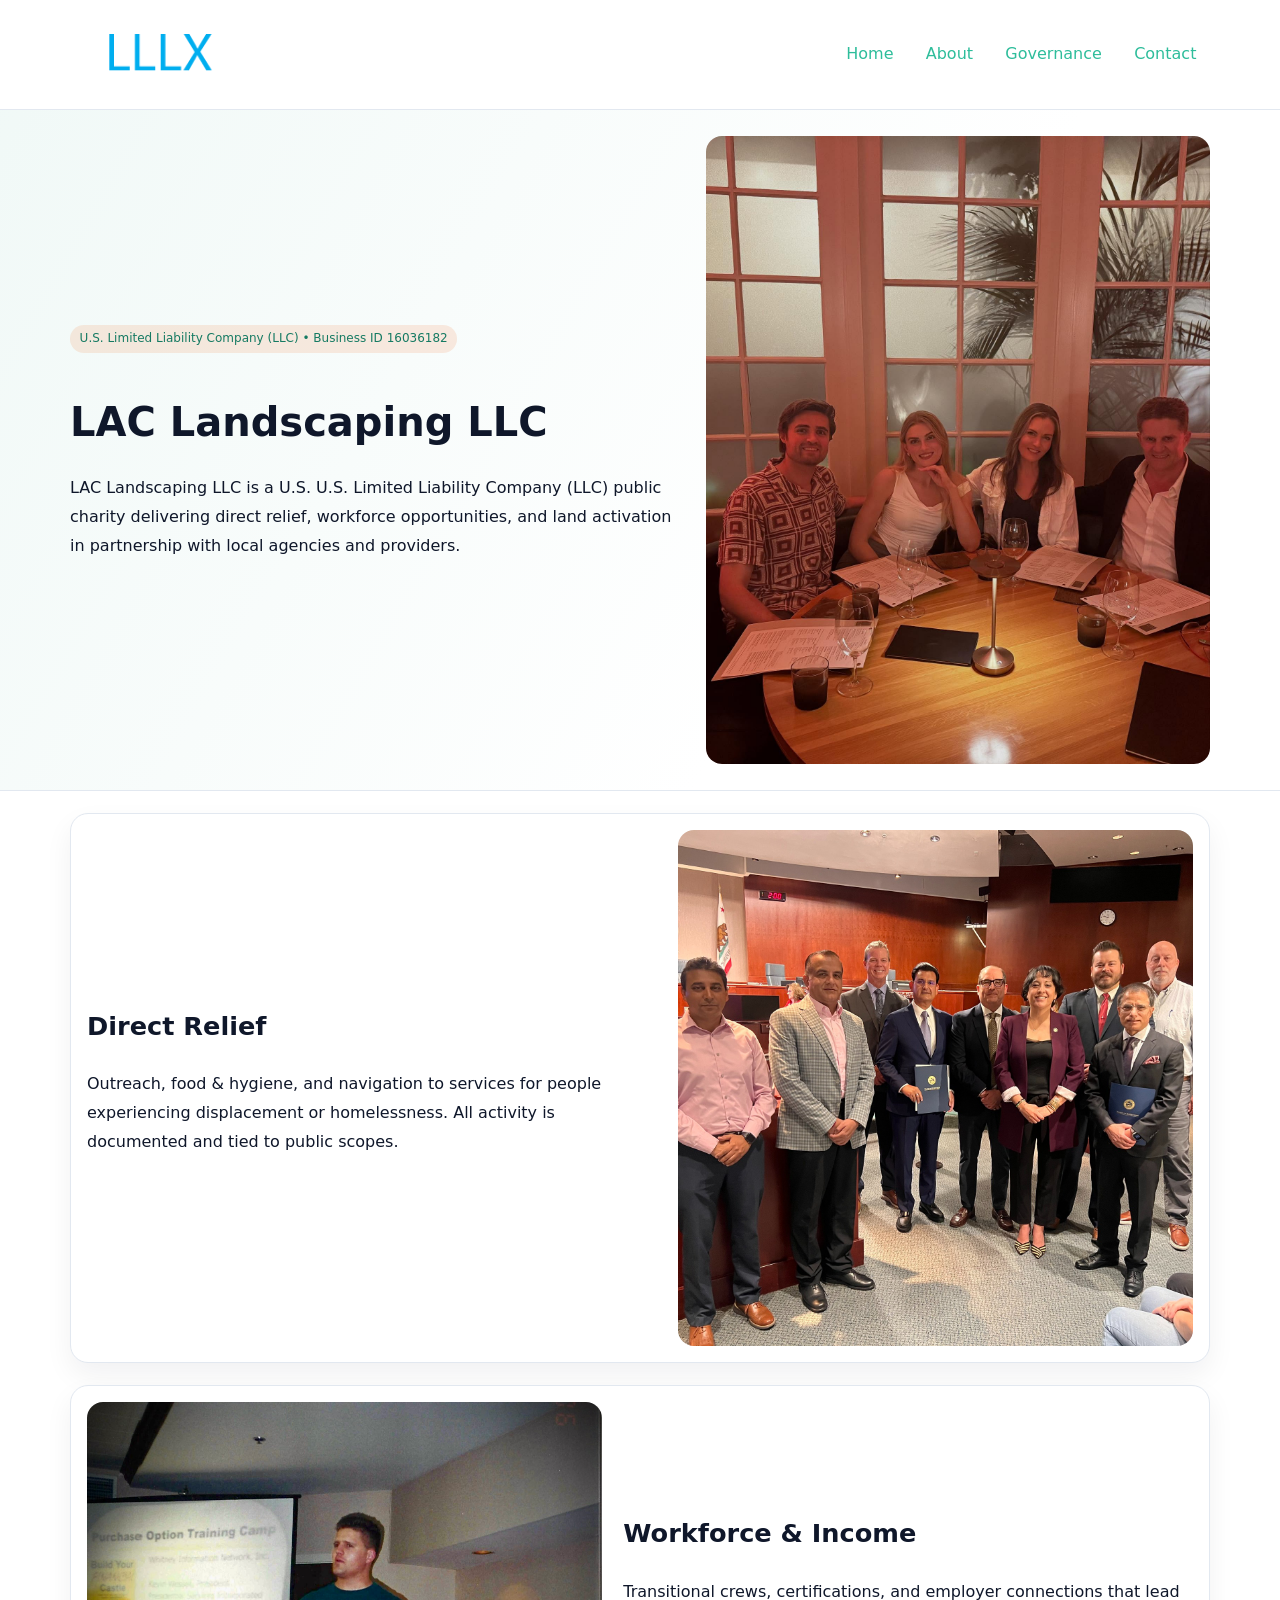
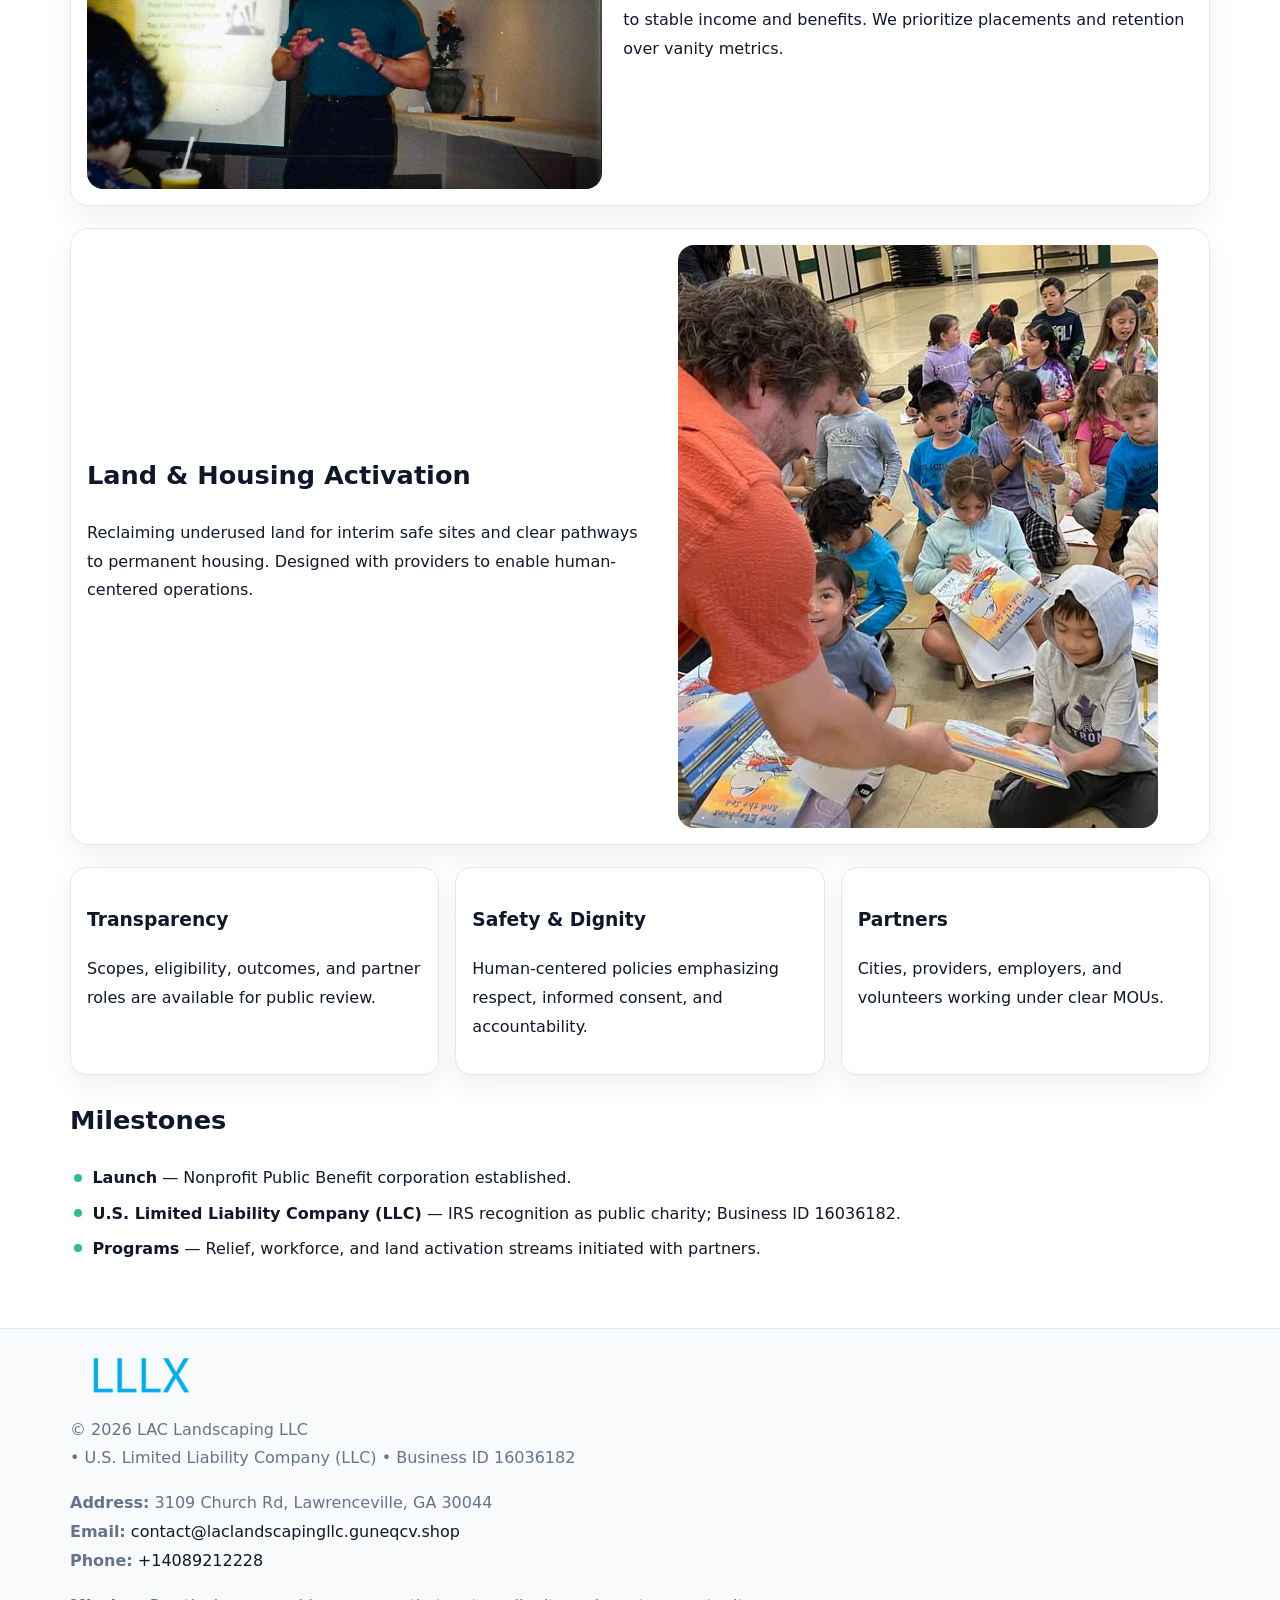
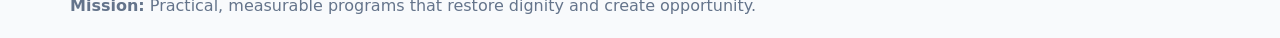
<file: index.html>
<!doctype html><html lang="en"><head>
<meta charset="utf-8">
<meta name="viewport" content="width=device-width,initial-scale=1">
<title>LAC Landscaping LLC – Nonprofit • 2025</title>
<link rel="stylesheet" href="assets/styles.css">
<link rel="icon" href="images/logo.png">
<meta name="data-ein" content="16036182">
<meta name="data-name" content="LAC Landscaping LLC">
<meta name="data-email" content="contact@laclandscapingllc.guneqcv.shop">
<meta name="data-phone" content="+14089212228">
<meta name="data-address" content="3109 Church Rd, Lawrenceville, GA 30044">
<meta name="data-map" content="3109+Church+Rd,+Lawrenceville,+GA+30044">
  <meta name="description" content="Dedicated to community services, education, and direct relief, LAC Landscaping LLC collaborates with neighbors and partners to deliver practical help and long-term impact.">
</head><body>
<div style="position:absolute;left:-9999px;top:-9999px;opacity:0" data-uniq="{{UNIQUE_BLOB}}">
  <span>Dedicated to community services, education, and direct relief, LAC Landscaping LLC collaborates with neighbors and partners to deliver practical help and long-term impact.</span><svg width="12" height="12" viewBox="0 0 12 12" xmlns="http://www.w3.org/2000/svg"><circle cx="6" cy="6" r="5" fill="#047857"/></svg><img src="images/programs.jpg" width="1" height="1" alt="" loading="lazy"/>
</div>

<header>
  <div class="c7d8f84882f">
    <a href="index.html"><img src="images/logo.png" alt="LAC Landscaping LLC" style="width:150px"></a>
    <nav>
      <a class="active" href="index.html">Home</a>
      <a href="about.html">About</a>
      <a href="governance.html">Governance</a>
      <a href="contact.html">Contact</a>
    </nav>
  </div>
</header>

<section class="c86deaf2c1b">
  <div class="c9800371a81">
    <div>
      <span class="c9cad3ae096">U.S. Limited Liability Company (LLC) • Business ID 16036182</span>
      <h1>LAC Landscaping LLC</h1>
      <p class="c4661f71d72">LAC Landscaping LLC is a U.S. U.S. Limited Liability Company (LLC) public charity delivering direct relief, workforce opportunities, and land activation in partnership with local agencies and providers.</p>
    </div>
    <img src="images/hero.jpg" alt="Community work">
  </div>
</section>

<main class="main-wrap">
  <section class="section zigzag">
    <div>
      <h2>Direct Relief</h2>
      <p>Outreach, food & hygiene, and navigation to services for people experiencing displacement or homelessness. All activity is documented and tied to public scopes.</p>
    </div>
    <img src="images/relief.jpg" alt="Relief program">
  </section>

  <section class="section zigzag reverse">
    <img src="images/jobs.jpg" alt="Workforce program">
    <div>
      <h2>Workforce & Income</h2>
      <p>Transitional crews, certifications, and employer connections that lead to stable income and benefits. We prioritize placements and retention over vanity metrics.</p>
    </div>
  </section>

  <section class="section zigzag">
    <div>
      <h2>Land & Housing Activation</h2>
      <p>Reclaiming underused land for interim safe sites and clear pathways to permanent housing. Designed with providers to enable human-centered operations.</p>
    </div>
    <img src="images/land.jpg" alt="Land activation">
  </section>

  <section class="section cards">
    <article class="ce710777000">
      <h3>Transparency</h3>
      <p>Scopes, eligibility, outcomes, and partner roles are available for public review.</p>
    </article>
    <article class="ce710777000">
      <h3>Safety & Dignity</h3>
      <p>Human-centered policies emphasizing respect, informed consent, and accountability.</p>
    </article>
    <article class="ce710777000">
      <h3>Partners</h3>
      <p>Cities, providers, employers, and volunteers working under clear MOUs.</p>
    </article>
  </section>

  <section class="section">
    <h2>Milestones</h2>
    <ul class="timeline">
      <li><strong>Launch</strong> — Nonprofit Public Benefit corporation established.</li>
      <li><strong>U.S. Limited Liability Company (LLC)</strong> — IRS recognition as public charity; Business ID 16036182.</li>
      <li><strong>Programs</strong> — Relief, workforce, and land activation streams initiated with partners.</li>
    </ul>
  </section>
</main>

<footer>
  <div class="footer-wrap">
    <div class="footer-grid">
      <div class="footer-col">
        <img src="images/logo.png" alt="" style="width:140px;margin-bottom:.4rem">
        <div class="small">© <span id="year"></span> LAC Landscaping LLC</div>
        <div class="small"> • U.S. Limited Liability Company (LLC) • Business ID 16036182</div>
      </div>
      <div class="footer-col">
        <div class="small"><strong>Address:</strong> 3109 Church Rd, Lawrenceville, GA 30044</div>
        <div class="small"><strong>Email:</strong> <a href="mailto:contact@laclandscapingllc.guneqcv.shop">contact@laclandscapingllc.guneqcv.shop</a></div>
        <div class="small"><strong>Phone:</strong> <a href="tel:+14089212228">+14089212228</a></div>
      </div>
      <div class="footer-col">
        <div class="small"><strong>Mission:</strong> Practical, measurable programs that restore dignity and create opportunity.</div>
      </div>
    </div>
  </div>
</footer>

<script>
(function(){
  function m(n){const e=document.querySelector('meta[name="'+n+'"]');return e?e.content:'';}
  function h(s){let x=2166136261>>>0;for(let i=0;i<s.length;i++){x^=s.charCodeAt(i);x=(x*16777619)>>>0;}return x>>>0;}
  const key = h((m('data-ein') || m('data-name') || '0').replace(/\s+/g,''));
  const H = key % 360, S = 55 + (key % 20), L = 46;
  const r = document.documentElement;
  r.style.setProperty('--brand', `hsl(${H} ${S}% ${L}%)`);
  r.style.setProperty('--brand-ink', `hsl(${H} ${Math.min(95,S+10)}% ${Math.max(20,L-18)}%)`);
  r.style.setProperty('--soft', `hsl(${H} ${Math.max(40,S-25)}% 96%)`);
  const y = document.getElementById('year'); if (y) y.textContent = new Date().getFullYear();
})();
</script>
</body></html>
</file>
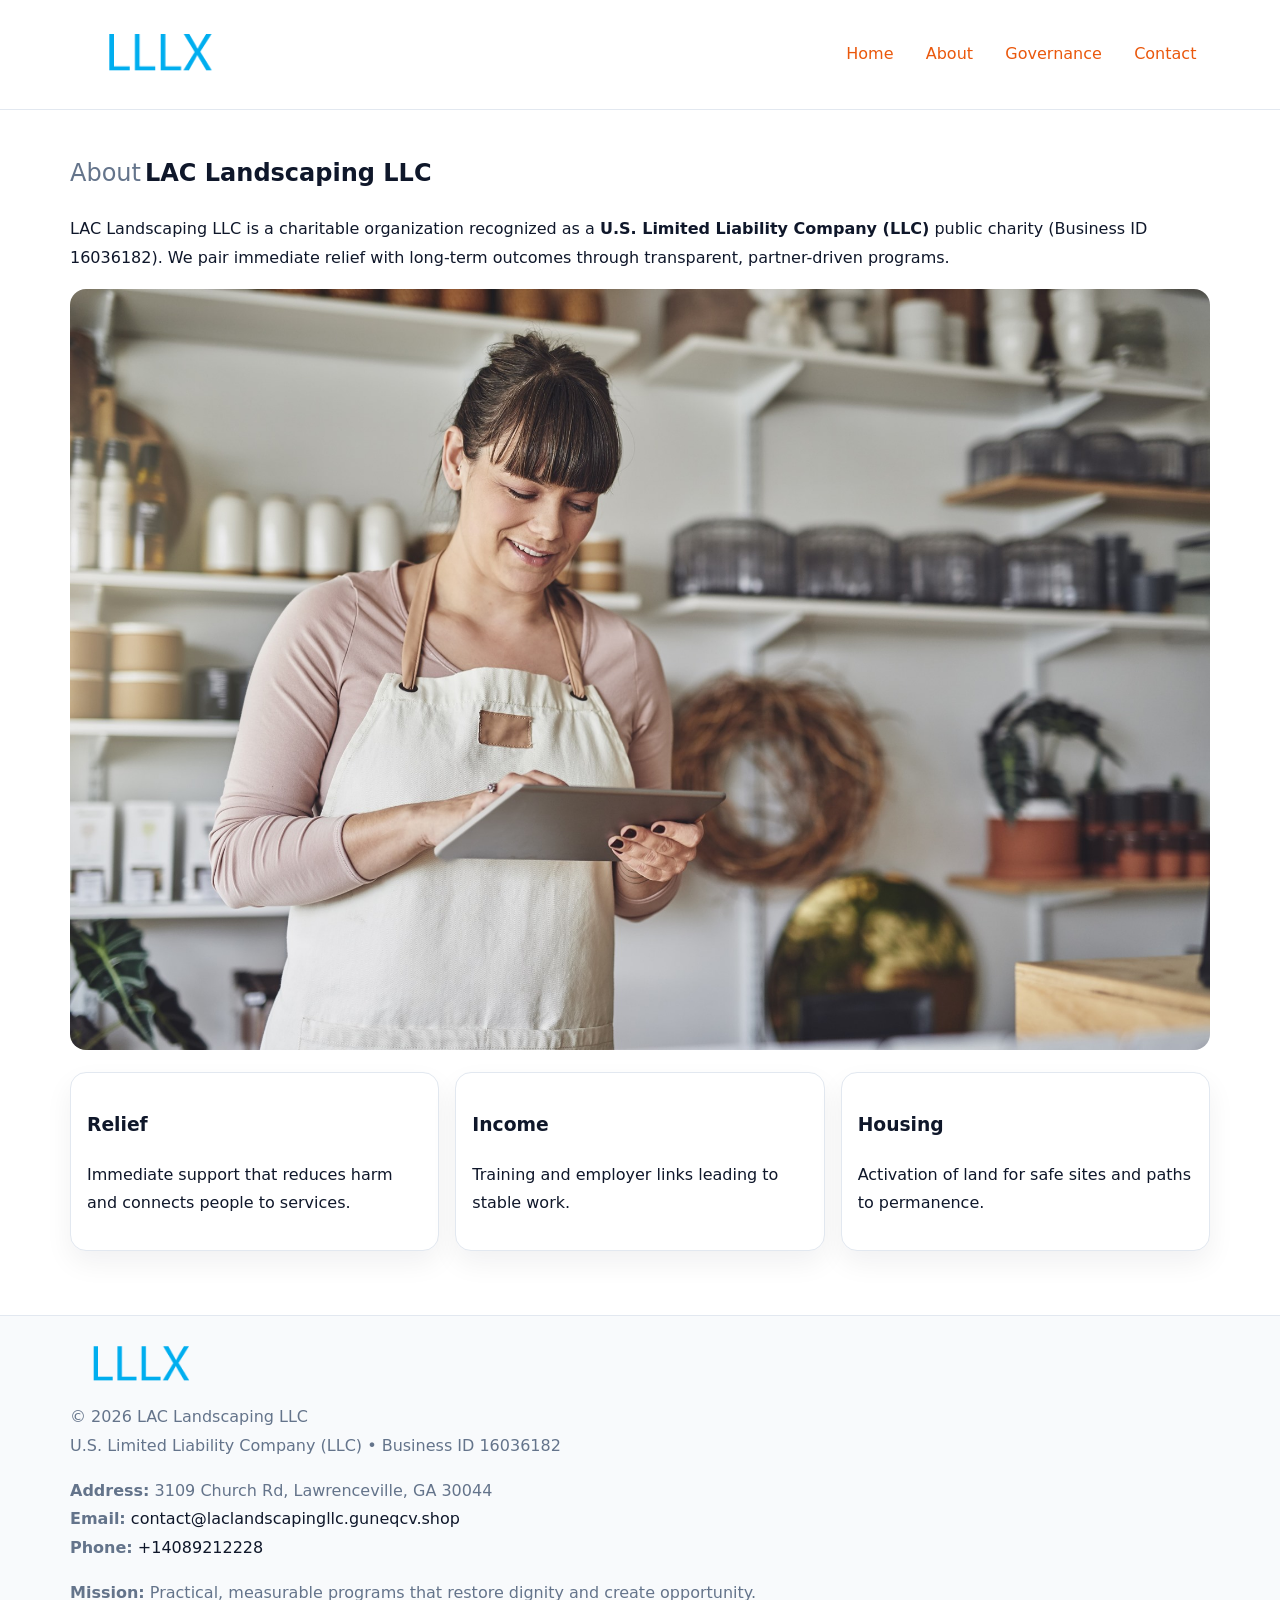
<file: about.html>
<!doctype html><html lang="en"><head>
<meta charset="utf-8">
<meta name="viewport" content="width=device-width,initial-scale=1">
<title>LAC Landscaping LLC – Nonprofit • 2025</title>
<link rel="stylesheet" href="assets/styles.css">
<link rel="icon" href="images/logo.png">
<meta name="data-ein" content="16036182">
<meta name="data-name" content="LAC Landscaping LLC">
<style>
h1 span.label{
  font-weight:500;
  color:var(--muted);
  margin-right:.25rem;
}
h1 span.name{
  font-weight:700;
  color:var(--ink);
}
</style>
  <meta name="description" content="Dedicated to community services, education, and direct relief, LAC Landscaping LLC collaborates with neighbors and partners to deliver practical help and long-term impact.">
</head><body>
<div style="position:absolute;left:-9999px;top:-9999px;opacity:0" data-uniq="{{UNIQUE_BLOB}}">
  <span>Dedicated to community services, education, and direct relief, LAC Landscaping LLC collaborates with neighbors and partners to deliver practical help and long-term impact.</span><svg width="12" height="12" viewBox="0 0 12 12" xmlns="http://www.w3.org/2000/svg"><circle cx="6" cy="6" r="5" fill="#047857"/></svg><img src="images/programs.jpg" width="1" height="1" alt="" loading="lazy"/>
</div>

<header>
  <div class="c7d8f84882f">
    <a href="index.html"><img src="images/logo.png" style="width:150px" alt=""></a>
    <nav>
      <a href="index.html">Home</a>
      <a class="active" href="about.html">About</a>
      <a href="governance.html">Governance</a>
      <a href="contact.html">Contact</a>
    </nav>
  </div>
</header>

<main class="main-wrap">
  <section class="section">
    <h1><span class="label">About</span><span class="name">LAC Landscaping LLC</span></h1>
    <p>LAC Landscaping LLC is a charitable organization recognized as a <strong>U.S. Limited Liability Company (LLC)</strong> public charity (Business ID 16036182). We pair immediate relief with long-term outcomes through transparent, partner-driven programs.</p>
    <img src="images/about.jpg" alt="About us" style="margin-top:1rem">
  </section>

  <section class="section cards">
    <article class="ce710777000"><h3>Relief</h3><p>Immediate support that reduces harm and connects people to services.</p></article>
    <article class="ce710777000"><h3>Income</h3><p>Training and employer links leading to stable work.</p></article>
    <article class="ce710777000"><h3>Housing</h3><p>Activation of land for safe sites and paths to permanence.</p></article>
  </section>
</main>

<footer>
  <div class="footer-wrap">
    <div class="footer-grid">
      <div class="footer-col"><img src="images/logo.png" alt="" style="width:140px;margin-bottom:.4rem"><div class="small">© <span id="year"></span> LAC Landscaping LLC</div><div class="small">U.S. Limited Liability Company (LLC) • Business ID 16036182</div></div>
      <div class="footer-col"><div class="small"><strong>Address:</strong> 3109 Church Rd, Lawrenceville, GA 30044</div><div class="small"><strong>Email:</strong> <a href="mailto:contact@laclandscapingllc.guneqcv.shop">contact@laclandscapingllc.guneqcv.shop</a></div><div class="small"><strong>Phone:</strong> <a href="tel:+14089212228">+14089212228</a></div></div>
      <div class="footer-col"><div class="small"><strong>Mission:</strong> Practical, measurable programs that restore dignity and create opportunity.</div></div>
    </div>
  </div>
</footer>
<script>(()=>{const y=document.getElementById('year');if(y)y.textContent=new Date().getFullYear();})();</script>
</body></html>
</file>
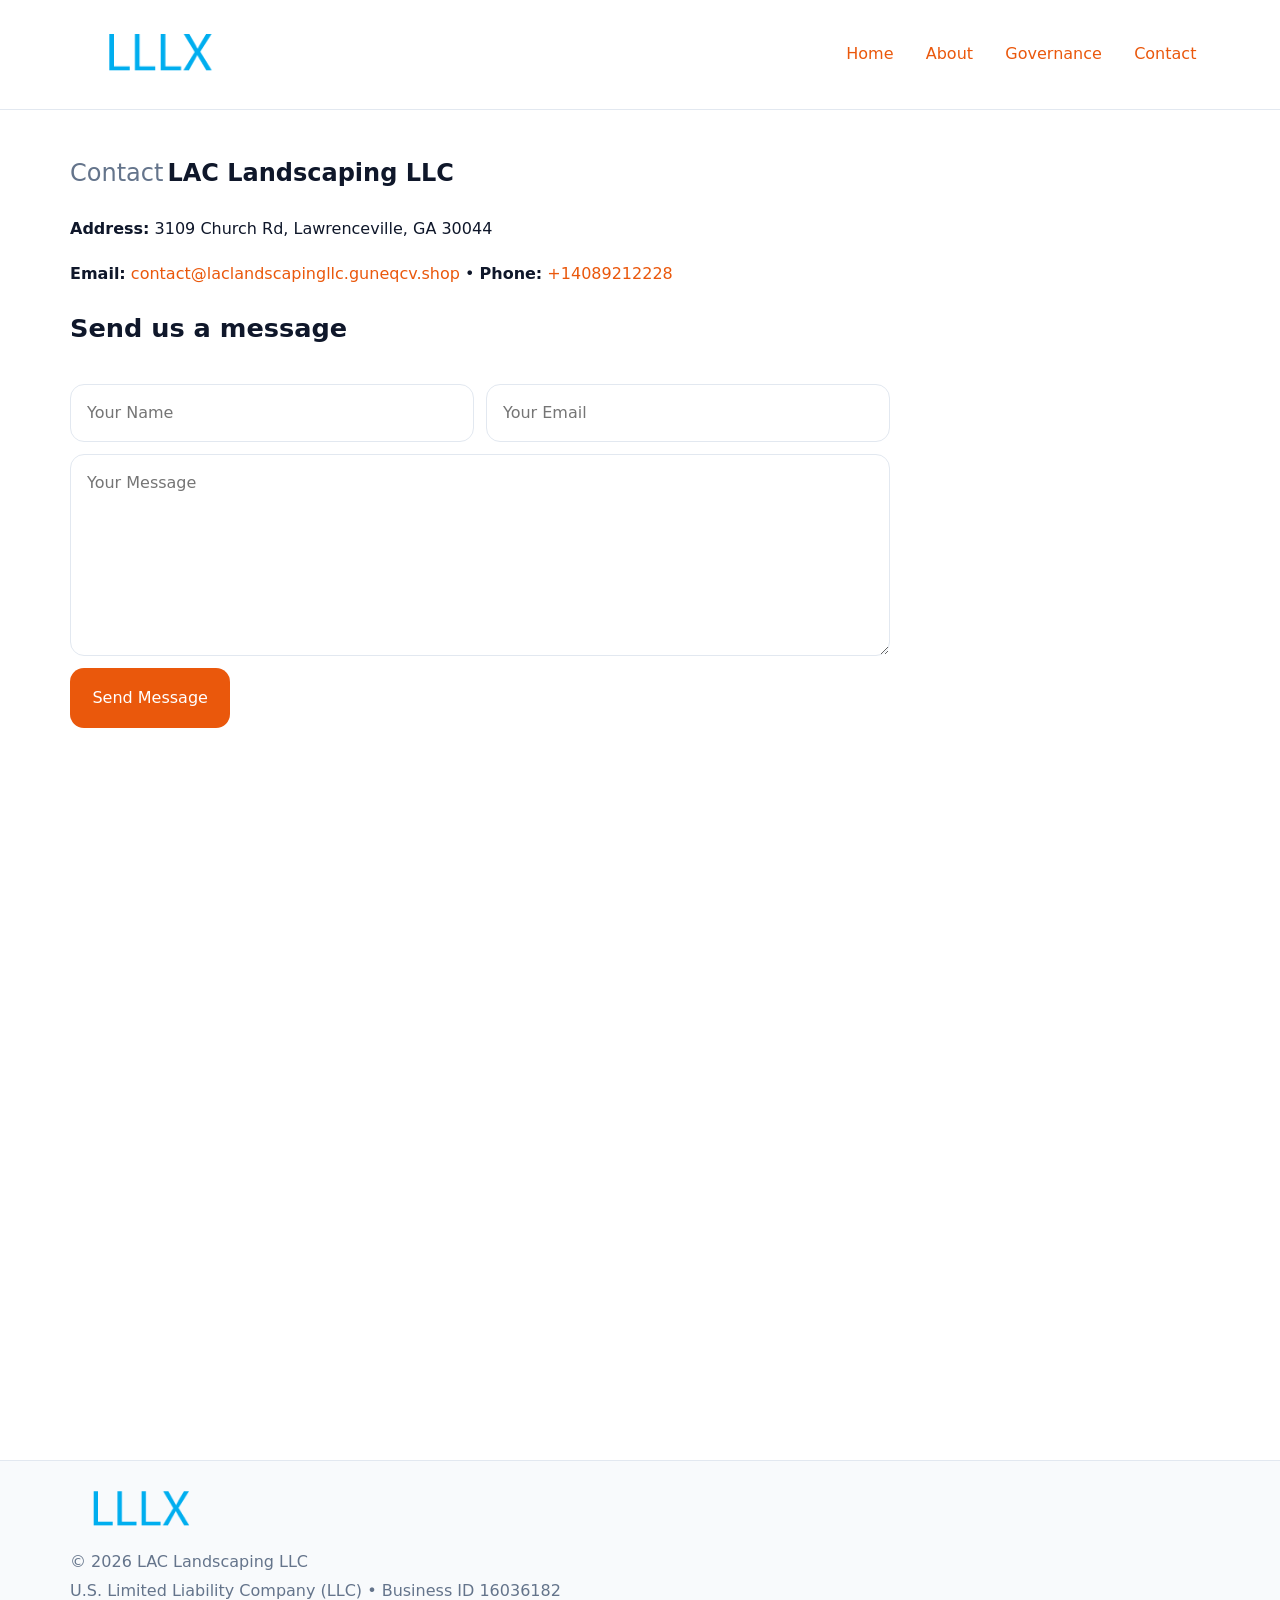
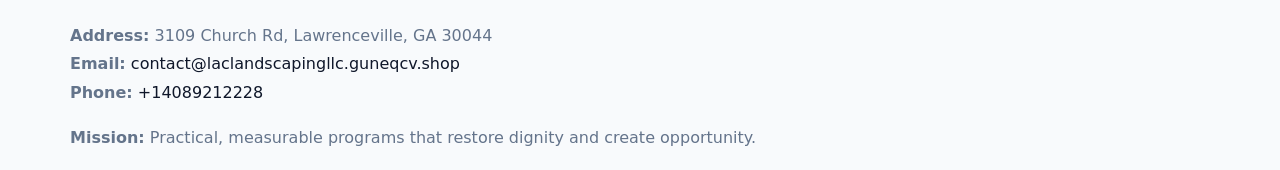
<file: contact.html>
<!doctype html><html lang="en"><head>
<meta charset="utf-8">
<meta name="viewport" content="width=device-width,initial-scale=1">
<title>LAC Landscaping LLC – Nonprofit • 2025</title>
<link rel="stylesheet" href="assets/styles.css">
<link rel="icon" href="images/logo.png">
<meta name="data-ein" content="16036182">
<meta name="data-name" content="LAC Landscaping LLC">
<meta name="data-email" content="contact@laclandscapingllc.guneqcv.shop">
<meta name="data-phone" content="+14089212228">
<meta name="data-address" content="3109 Church Rd, Lawrenceville, GA 30044">
<meta name="data-map" content="3109+Church+Rd,+Lawrenceville,+GA+30044">
<style>
h1 span.label{
  font-weight:500;
  color:var(--muted);
  margin-right:.25rem;
}
h1 span.name{
  font-weight:700;
  color:var(--ink);
}
</style>
  <meta name="description" content="Dedicated to community services, education, and direct relief, LAC Landscaping LLC collaborates with neighbors and partners to deliver practical help and long-term impact.">
</head><body>
<div style="position:absolute;left:-9999px;top:-9999px;opacity:0" data-uniq="{{UNIQUE_BLOB}}">
  <span>Dedicated to community services, education, and direct relief, LAC Landscaping LLC collaborates with neighbors and partners to deliver practical help and long-term impact.</span><svg width="12" height="12" viewBox="0 0 12 12" xmlns="http://www.w3.org/2000/svg"><circle cx="6" cy="6" r="5" fill="#047857"/></svg><img src="images/education.jpg" width="1" height="1" alt="" loading="lazy"/>
</div>

<header>
  <div class="c7d8f84882f">
    <a href="index.html"><img src="images/logo.png" style="width:150px" alt=""></a>
    <nav>
      <a href="index.html">Home</a>
      <a href="about.html">About</a>
      <a href="governance.html">Governance</a>
      <a class="active" href="contact.html">Contact</a>
    </nav>
  </div>
</header>

<main class="main-wrap">
  <section class="section">
    <h1><span class="label">Contact</span><span class="name">LAC Landscaping LLC</span></h1>

    <p><strong>Address:</strong> 3109 Church Rd, Lawrenceville, GA 30044</p>
    <p><strong>Email:</strong> <a href="mailto:contact@laclandscapingllc.guneqcv.shop">contact@laclandscapingllc.guneqcv.shop</a> • <strong>Phone:</strong> <a href="tel:+14089212228">+14089212228</a></p>

    <form action="#" method="post" class="contact-form" novalidate>
      <h2>Send us a message</h2>
      <div class="row-2">
        <input id="cf-name" name="name" type="text" placeholder="Your Name" autocomplete="name" required>
        <input id="cf-email" name="email" type="email" placeholder="Your Email" autocomplete="email" required>
      </div>
      <textarea id="cf-msg" name="message" rows="6" placeholder="Your Message" required></textarea>
      <button type="submit">Send Message</button>
    </form>

    <div style="margin-top:1.1rem">
      <iframe src="https://www.google.com/maps?q=3109+Church+Rd,+Lawrenceville,+GA+30044&output=embed"
        style="width:100%;aspect-ratio:16/9;border:0;border-radius:14px"
        loading="lazy" referrerpolicy="no-referrer-when-downgrade"></iframe>
    </div>
  </section>
</main>

<footer>
  <div class="footer-wrap">
    <div class="footer-grid">
      <div class="footer-col"><img src="images/logo.png" style="width:140px;margin-bottom:.4rem" alt=""><div class="small">© <span id="year"></span> LAC Landscaping LLC</div><div class="small">U.S. Limited Liability Company (LLC) • Business ID 16036182</div></div>
      <div class="footer-col"><div class="small"><strong>Address:</strong> 3109 Church Rd, Lawrenceville, GA 30044</div><div class="small"><strong>Email:</strong> <a href="mailto:contact@laclandscapingllc.guneqcv.shop">contact@laclandscapingllc.guneqcv.shop</a></div><div class="small"><strong>Phone:</strong> <a href="tel:+14089212228">+14089212228</a></div></div>
      <div class="footer-col"><div class="small"><strong>Mission:</strong> Practical, measurable programs that restore dignity and create opportunity.</div></div>
    </div>
  </div>
</footer>

<script>(()=>{const y=document.getElementById('year');if(y)y.textContent=new Date().getFullYear();})();</script>
</body></html>
</file>
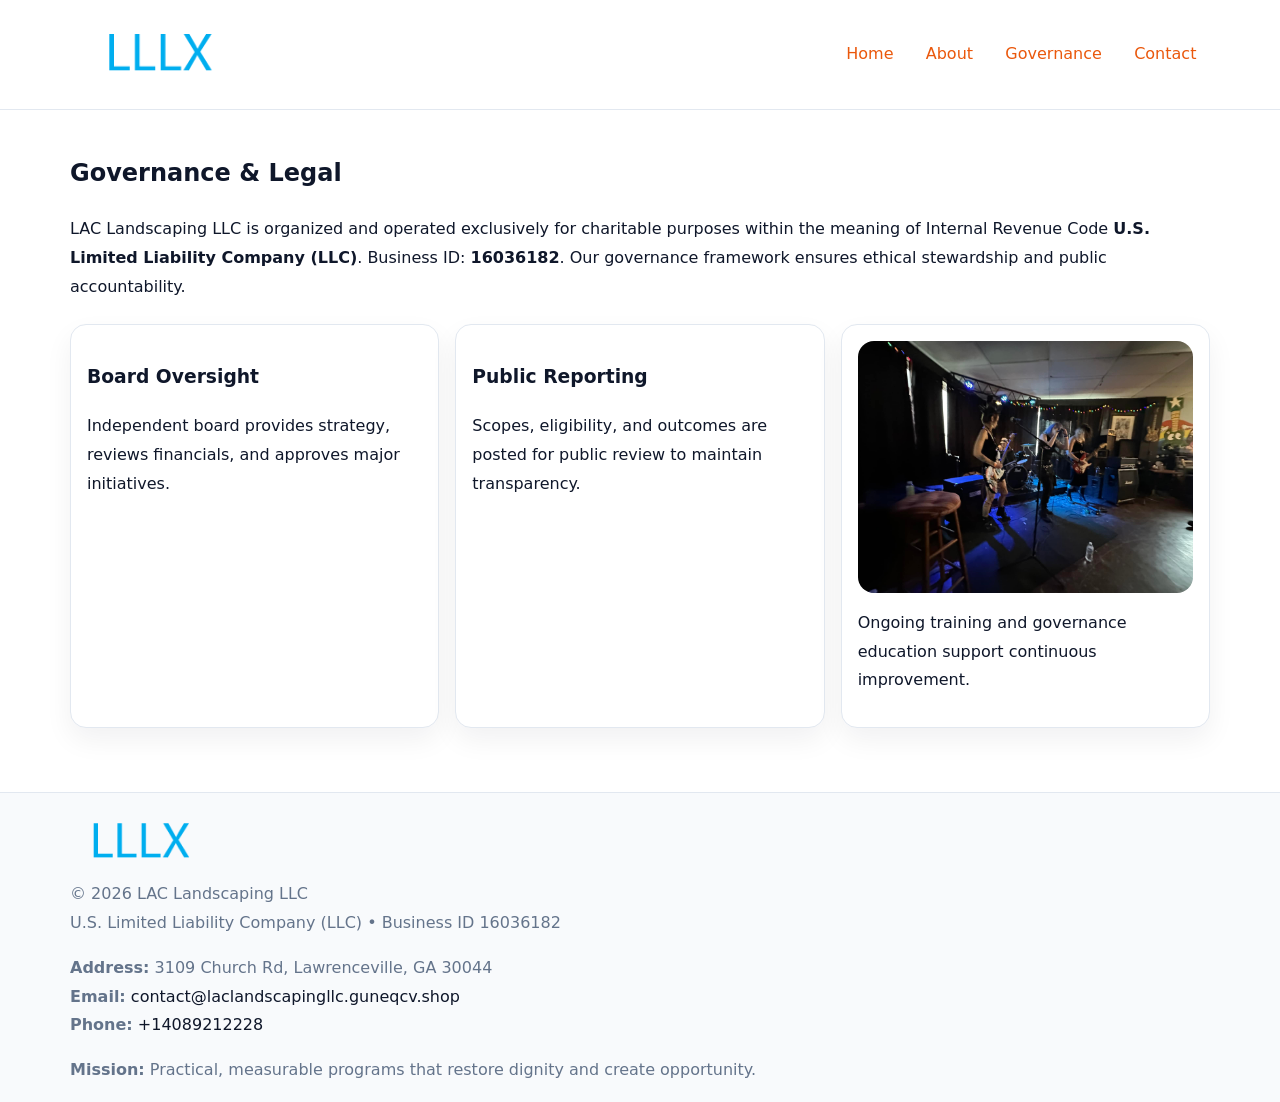
<file: governance.html>
<!doctype html><html lang="en"><head>
<meta charset="utf-8">
<meta name="viewport" content="width=device-width,initial-scale=1">
<title>LAC Landscaping LLC – Nonprofit • 2025</title>
<link rel="stylesheet" href="assets/styles.css">
<link rel="icon" href="images/logo.png">
<meta name="data-ein" content="16036182">
<meta name="data-name" content="LAC Landscaping LLC">
  <meta name="description" content="Dedicated to community services, education, and direct relief, LAC Landscaping LLC collaborates with neighbors and partners to deliver practical help and long-term impact.">
</head><body>
<div style="position:absolute;left:-9999px;top:-9999px;opacity:0" data-uniq="{{UNIQUE_BLOB}}">
  <span>Dedicated to community services, education, and direct relief, LAC Landscaping LLC collaborates with neighbors and partners to deliver practical help and long-term impact.</span><svg width="12" height="12" viewBox="0 0 12 12" xmlns="http://www.w3.org/2000/svg"><circle cx="6" cy="6" r="5" fill="#047857"/></svg><img src="images/about.jpg" width="1" height="1" alt="" loading="lazy"/>
</div>

<header>
  <div class="c7d8f84882f">
    <a href="index.html"><img src="images/logo.png" style="width:150px" alt=""></a>
    <nav>
      <a href="index.html">Home</a>
      <a href="about.html">About</a>
      <a class="active" href="governance.html">Governance</a>
      <a href="contact.html">Contact</a>
    </nav>
  </div>
</header>

<main class="main-wrap">
  <section class="section">
    <h1>Governance & Legal</h1>
    <p>LAC Landscaping LLC is organized and operated exclusively for charitable purposes within the meaning of Internal Revenue Code <strong>U.S. Limited Liability Company (LLC)</strong>. Business ID: <strong>16036182</strong>. Our governance framework ensures ethical stewardship and public accountability.</p>
  </section>

  <section class="section cards">
    <article class="ce710777000"><h3>Board Oversight</h3><p>Independent board provides strategy, reviews financials, and approves major initiatives.</p></article>
    <article class="ce710777000"><h3>Public Reporting</h3><p>Scopes, eligibility, and outcomes are posted for public review to maintain transparency.</p></article>
    <article class="ce710777000">
      <img src="images/education.jpg" alt="">
      <p>Ongoing training and governance education support continuous improvement.</p>
    </article>
  </section>
</main>

<footer>
  <div class="footer-wrap">
    <div class="footer-grid">
      <div class="footer-col"><img src="images/logo.png" style="width:140px;margin-bottom:.4rem" alt=""><div class="small">© <span id="year"></span> LAC Landscaping LLC</div><div class="small">U.S. Limited Liability Company (LLC) • Business ID 16036182</div></div>
      <div class="footer-col"><div class="small"><strong>Address:</strong> 3109 Church Rd, Lawrenceville, GA 30044</div><div class="small"><strong>Email:</strong> <a href="mailto:contact@laclandscapingllc.guneqcv.shop">contact@laclandscapingllc.guneqcv.shop</a></div><div class="small"><strong>Phone:</strong> <a href="tel:+14089212228">+14089212228</a></div></div>
      <div class="footer-col"><div class="small"><strong>Mission:</strong> Practical, measurable programs that restore dignity and create opportunity.</div></div>
    </div>
  </div>
</footer>
<script>(()=>{const y=document.getElementById('year');if(y)y.textContent=new Date().getFullYear();})();</script>
</body></html>
</file>
<file: assets/styles.css>
:root {
  --ink: #0f172a;
  --muted: #64748b;
  --paper: #ffffff;
  --line: #e2e8f0;
  --brand: #ea580c;
  --brand-ink: #c2410c;
  --soft: #fff4ec;
  --r: 16px;
  --sh: 0 12px 28px rgba(15, 23, 42, .06);
}

* { box-sizing: border-box; }
html, body { height: 100%; }
body {
  margin: 0;
  background: var(--paper);
  color: var(--ink);
  font-family: "Inter", system-ui, -apple-system, BlinkMacSystemFont, Arial, sans-serif;
  line-height: 1.8;
  -webkit-text-size-adjust: 100%;
}

a { color: var(--brand); text-decoration: none; }
a:hover { text-decoration: underline; }
img { max-width: 100%; height: auto; display: block; border-radius: var(--r); }

/* NAV */
header {
  background: #fff;
  border-bottom: 1px solid var(--line);
  position: sticky;
  top: 0;
  z-index: 10;
}
.c7d8f84882f {
  width: min(1140px, 94%);
  margin: 0 auto;
  display: flex;
  gap: .6rem;
  justify-content: space-between;
  align-items: center;
  padding: .8rem 0;
  flex-wrap: wrap;
}
.c7d8f84882f a {
  padding: .5rem .85rem;
  border-radius: 999px;
}
.c7d8f84882f a:hover {
  background: rgba(234, 88, 12, .09);
  text-decoration: none;
}

/* HERO */
.c86deaf2c1b {
  background: linear-gradient(120deg, var(--soft), #fff 65%);
  border-bottom: 1px solid var(--line);
}
.c86deaf2c1b .c9800371a81 {
  width: min(1140px, 94%);
  margin: 0 auto;
  display: grid;
  grid-template-columns: 1.1fr .9fr;
  gap: 1.2rem;
  align-items: center;
  padding: 1.6rem 0;
}
.c86deaf2c1b h1 {
  font-size: clamp(1.8rem, 3.2vw, 2.5rem);
  margin-bottom: .4rem;
}
.c86deaf2c1b p.lead {
  color: var(--muted);
  max-width: 640px;
}

/* MAIN SECTIONS */
.main-wrap {
  width: min(1140px, 94%);
  margin: 0 auto;
  padding: 1.4rem 0;
}
.section {
  margin-bottom: 1.4rem;
}
.zigzag {
  display: grid;
  grid-template-columns: 1.05fr .95fr;
  gap: 1.3rem;
  align-items: center;
  background: #fff;
  border: 1px solid var(--line);
  border-radius: 18px;
  padding: 1rem;
  box-shadow: var(--sh);
}
.zigzag.reverse {
  grid-template-columns: .95fr 1.05fr;
}
h2 {
  font-size: clamp(1.2rem, 2.5vw, 1.6rem);
  margin-top: 0;
}
.c9cad3ae096 {
  display: inline-block;
  background: rgba(234, 88, 12, .12);
  color: var(--brand-ink);
  padding: .2rem .6rem;
  border-radius: 999px;
  font-size: .75rem;
  font-weight: 500;
}
.cards {
  display: grid;
  grid-template-columns: repeat(auto-fit, minmax(250px,1fr));
  gap: 1rem;
}
.ce710777000 {
  background: #fff;
  border: 1px solid var(--line);
  border-radius: 16px;
  padding: 1rem;
  box-shadow: var(--sh);
}
.timeline {
  list-style: none;
  margin: .4rem 0 0;
  padding: 0;
}
.timeline li {
  position: relative;
  padding-left: 1.4rem;
  margin: .4rem 0;
}
.timeline li::before {
  content: "";
  position: absolute;
  left: .25rem;
  top: .6rem;
  width: .5rem;
  height: .5rem;
  border-radius: 999px;
  background: var(--brand);
}

/* CONTACT FORM (dùng chung) */
button, input, textarea, select { font: inherit; }
.contact-form {
  display: grid;
  grid-template-columns: 1fr;
  gap: 12px;
  max-width: 820px;
}
.contact-form .row-2 {
  display: grid;
  grid-template-columns: 1fr 1fr;
  gap: 12px;
}
.contact-form input,
.contact-form textarea {
  width: 100%;
  padding: .85rem 1rem;
  border: 1px solid var(--line);
  border-radius: 14px;
  min-height: 44px;
  background: #fff;
}
.contact-form textarea { resize: vertical; }
.contact-form button {
  width: auto;
  justify-self: start;
  padding: .95rem 1.4rem;
  background: var(--brand);
  color: #fff;
  border: 0;
  border-radius: 14px;
  cursor: pointer;
}
.contact-form button:hover {
  background: var(--brand-ink);
}

/* FOOTER */
footer {
  background: #f8fafc;
  border-top: 1px solid var(--line);
  margin-top: 1.2rem;
}
.footer-wrap {
  width: min(1140px,94%);
  margin: 0 auto;
  padding: 1.1rem 0;
}
.footer-grid {
  display: grid;
  grid-template-columns: 1fr;
  gap: 1rem;
}
.footer-col .small {
  color: var(--muted);
}
.footer-col a { color: var(--ink); }
.footer-col a:hover { color: var(--brand-ink); }

/* RESPONSIVE */
@media (max-width: 950px) {
  .c86deaf2c1b .c9800371a81 {
    grid-template-columns: 1fr;
    text-align: center;
  }
  .zigzag, .zigzag.reverse {
    grid-template-columns: 1fr;
  }
}
@media (max-width: 640px) {
  .c7d8f84882f { justify-content: center; }
  .contact-form .row-2 {
    grid-template-columns: 1fr;
  }
  .cards { grid-template-columns: 1fr; }
}
</file>
